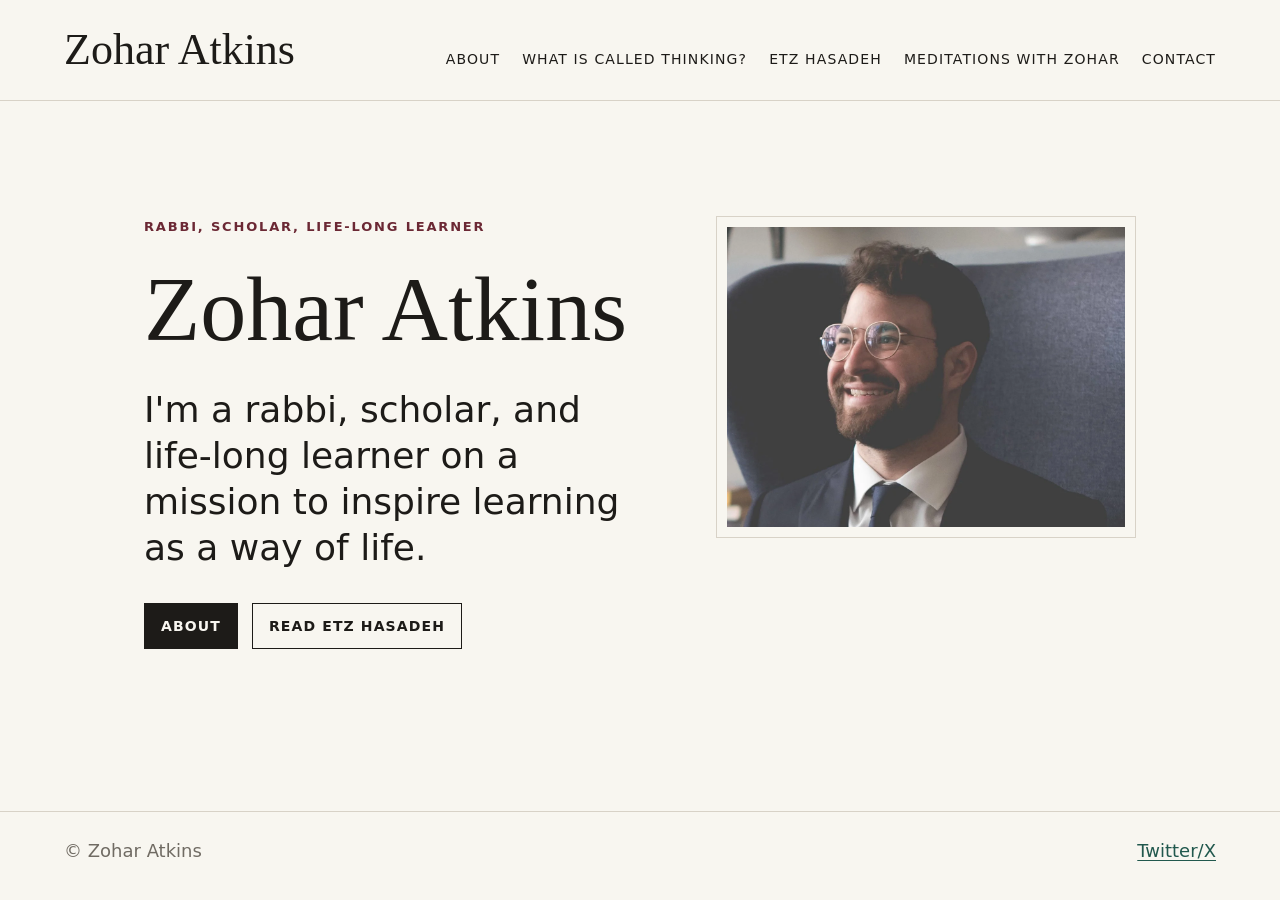
<file: index.html>
<!doctype html>
<html lang="en">
<head>
  <meta charset="utf-8">
  <meta name="viewport" content="width=device-width, initial-scale=1">
  <title>Zohar Atkins</title>
  <meta name="description" content="Zohar Atkins is a rabbi, scholar, and life-long learner.">
  <link rel="stylesheet" href="/styles.css">
</head>
<body>
  <header class="site-header">
    <nav class="nav" aria-label="Main navigation">
      <a class="brand" href="/">Zohar Atkins</a>
      <div class="links">
        <a href="/about/">About</a>
        <a href="/whatiscalledthinking/">What is Called Thinking?</a>
        <a href="/etz-hasadeh/">Etz Hasadeh</a>
        <a href="/meditations-with-zohar/">Meditations with Zohar</a>
        <a href="/contact/">Contact</a>
      </div>
    </nav>
  </header>
  <main>
    <section class="hero">
      <div class="hero-copy">
        <p class="eyebrow">Rabbi, scholar, life-long learner</p>
        <h1>Zohar Atkins</h1>
        <p class="lede">I'm a rabbi, scholar, and life-long learner on a mission to inspire learning as a way of life.</p>
        <div class="actions">
          <a class="button primary" href="/about/">About</a>
          <a class="button" href="/etz-hasadeh/">Read Etz Hasadeh</a>
        </div>
      </div>
      <div class="portrait">
        <img src="/assets/zohar-home.webp" alt="Zohar Atkins">
      </div>
    </section>
  </main>
  <footer class="site-footer">
    <p>© Zohar Atkins</p>
    <a href="https://twitter.com/ZoharAtkins">Twitter/X</a>
  </footer>
</body>
</html>
</file>
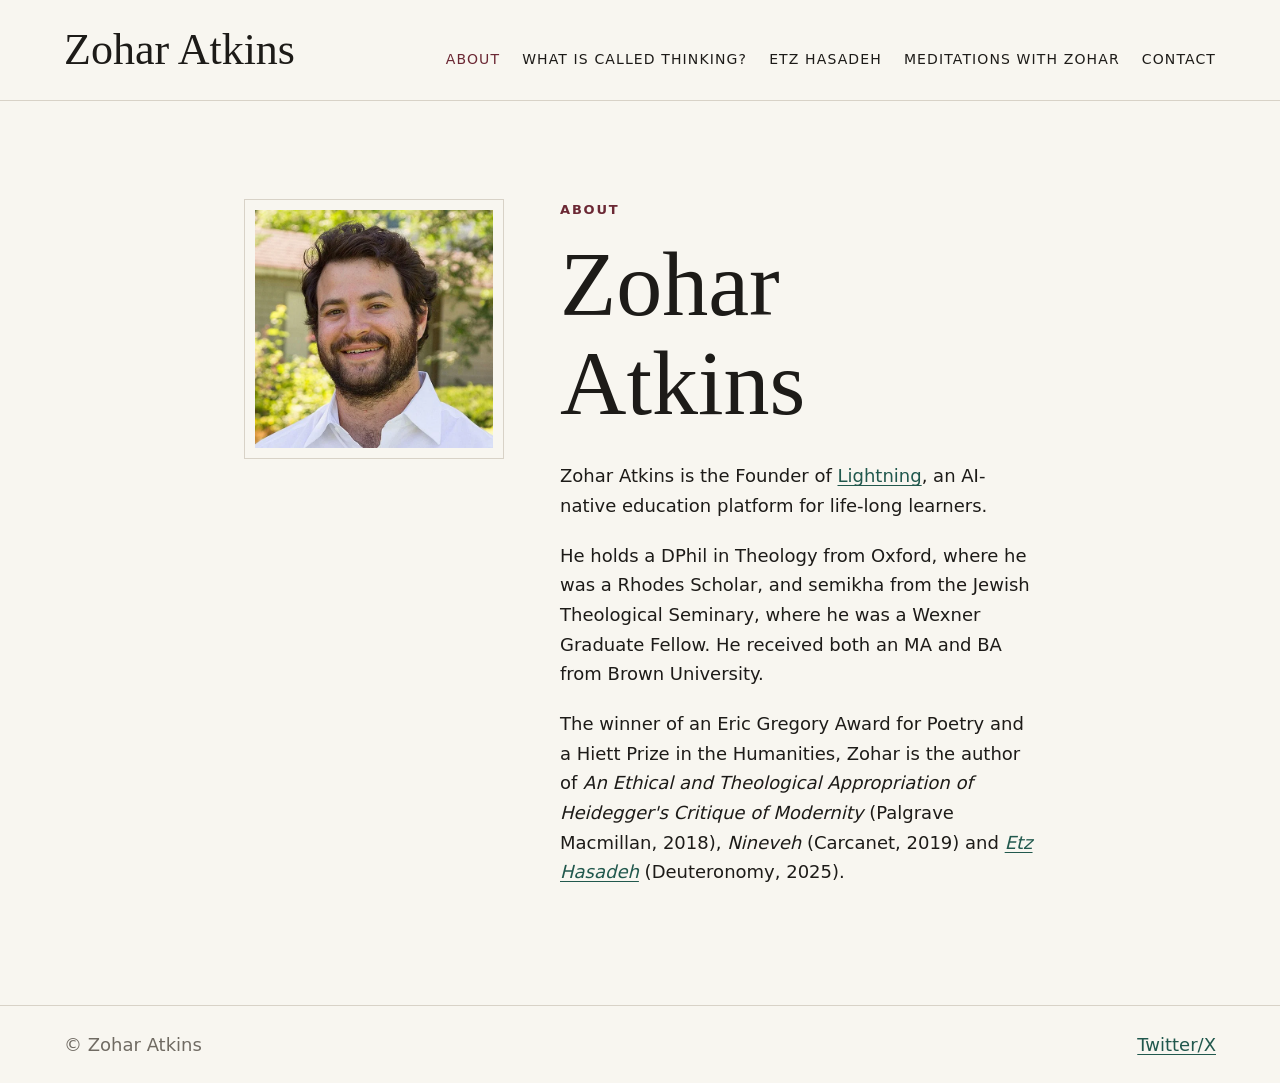
<file: about/index.html>
<!doctype html>
<html lang="en">
<head>
  <meta charset="utf-8">
  <meta name="viewport" content="width=device-width, initial-scale=1">
  <title>About - Zohar Atkins</title>
  <meta name="description" content="About Zohar Atkins.">
  <link rel="stylesheet" href="/styles.css">
</head>
<body>
  <header class="site-header">
    <nav class="nav" aria-label="Main navigation">
      <a class="brand" href="/">Zohar Atkins</a>
      <div class="links">
        <a aria-current="page" href="/about/">About</a>
        <a href="/whatiscalledthinking/">What is Called Thinking?</a>
        <a href="/etz-hasadeh/">Etz Hasadeh</a>
        <a href="/meditations-with-zohar/">Meditations with Zohar</a>
        <a href="/contact/">Contact</a>
      </div>
    </nav>
  </header>
  <main class="page">
    <div class="split">
      <div class="portrait">
        <img src="/assets/zohar-about.webp" alt="Zohar Atkins">
      </div>
      <article>
        <p class="eyebrow">About</p>
        <h1>Zohar Atkins</h1>
        <p>Zohar Atkins is the Founder of <a href="https://www.alexandria.wiki/home">Lightning</a>, an AI-native education platform for life-long learners.</p>
        <p>He holds a DPhil in Theology from Oxford, where he was a Rhodes Scholar, and semikha from the Jewish Theological Seminary, where he was a Wexner Graduate Fellow. He received both an MA and BA from Brown University.</p>
        <p>The winner of an Eric Gregory Award for Poetry and a Hiett Prize in the Humanities, Zohar is the author of <em>An Ethical and Theological Appropriation of Heidegger's Critique of Modernity</em> (Palgrave Macmillan, 2018), <em>Nineveh</em> (Carcanet, 2019) and <a href="https://deuteronomy.com/product/etz-hasadeh-volume-one/"><em>Etz Hasadeh</em></a> (Deuteronomy, 2025).</p>
      </article>
    </div>
  </main>
  <footer class="site-footer">
    <p>© Zohar Atkins</p>
    <a href="https://twitter.com/ZoharAtkins">Twitter/X</a>
  </footer>
</body>
</html>
</file>
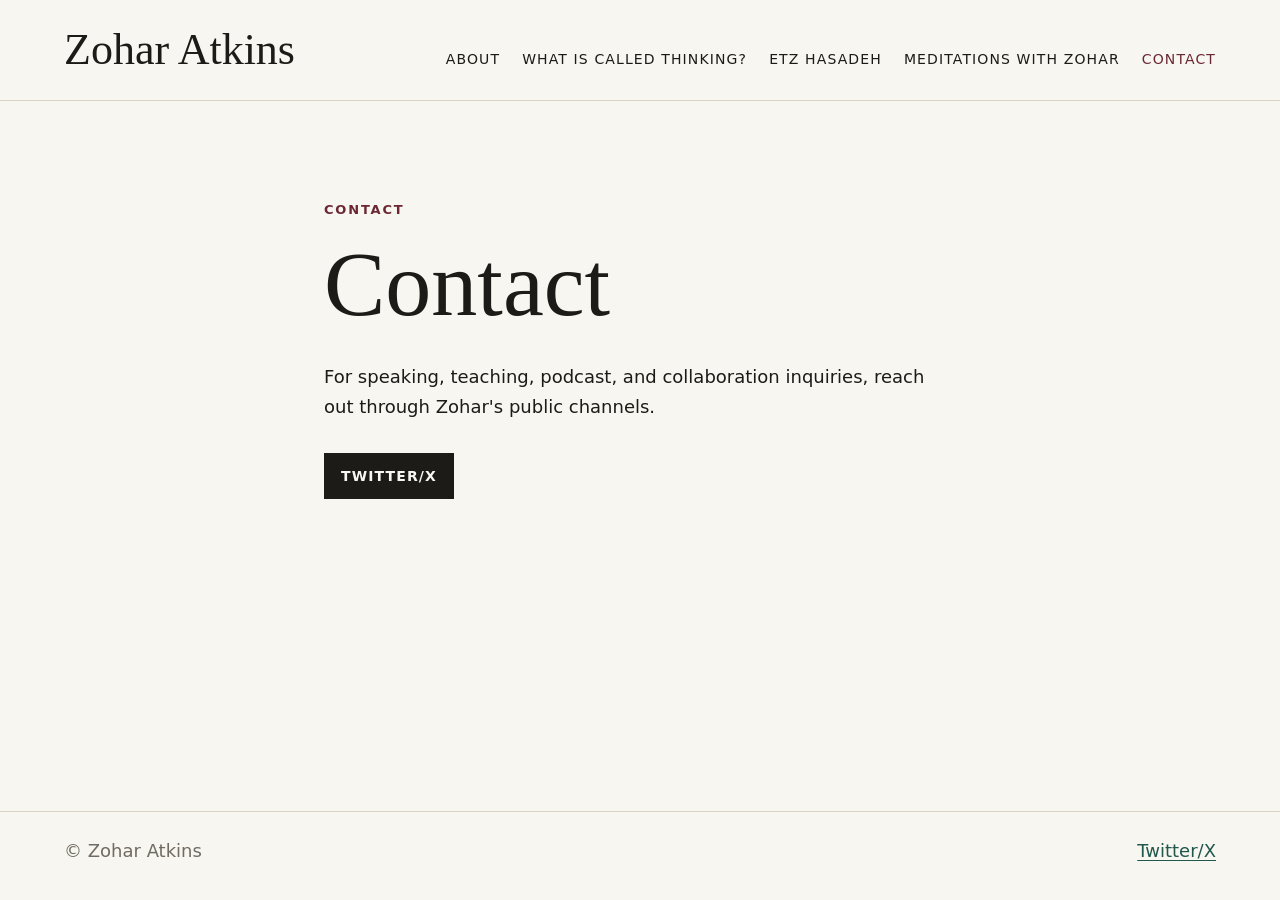
<file: contact/index.html>
<!doctype html>
<html lang="en">
<head>
  <meta charset="utf-8">
  <meta name="viewport" content="width=device-width, initial-scale=1">
  <title>Contact - Zohar Atkins</title>
  <meta name="description" content="Contact Zohar Atkins.">
  <link rel="stylesheet" href="/styles.css">
</head>
<body>
  <header class="site-header">
    <nav class="nav" aria-label="Main navigation">
      <a class="brand" href="/">Zohar Atkins</a>
      <div class="links">
        <a href="/about/">About</a>
        <a href="/whatiscalledthinking/">What is Called Thinking?</a>
        <a href="/etz-hasadeh/">Etz Hasadeh</a>
        <a href="/meditations-with-zohar/">Meditations with Zohar</a>
        <a aria-current="page" href="/contact/">Contact</a>
      </div>
    </nav>
  </header>
  <main class="page narrow">
    <p class="eyebrow">Contact</p>
    <h1>Contact</h1>
    <p>For speaking, teaching, podcast, and collaboration inquiries, reach out through Zohar's public channels.</p>
    <div class="actions">
      <a class="button primary" href="https://twitter.com/ZoharAtkins">Twitter/X</a>
    </div>
  </main>
  <footer class="site-footer">
    <p>© Zohar Atkins</p>
    <a href="https://twitter.com/ZoharAtkins">Twitter/X</a>
  </footer>
</body>
</html>
</file>
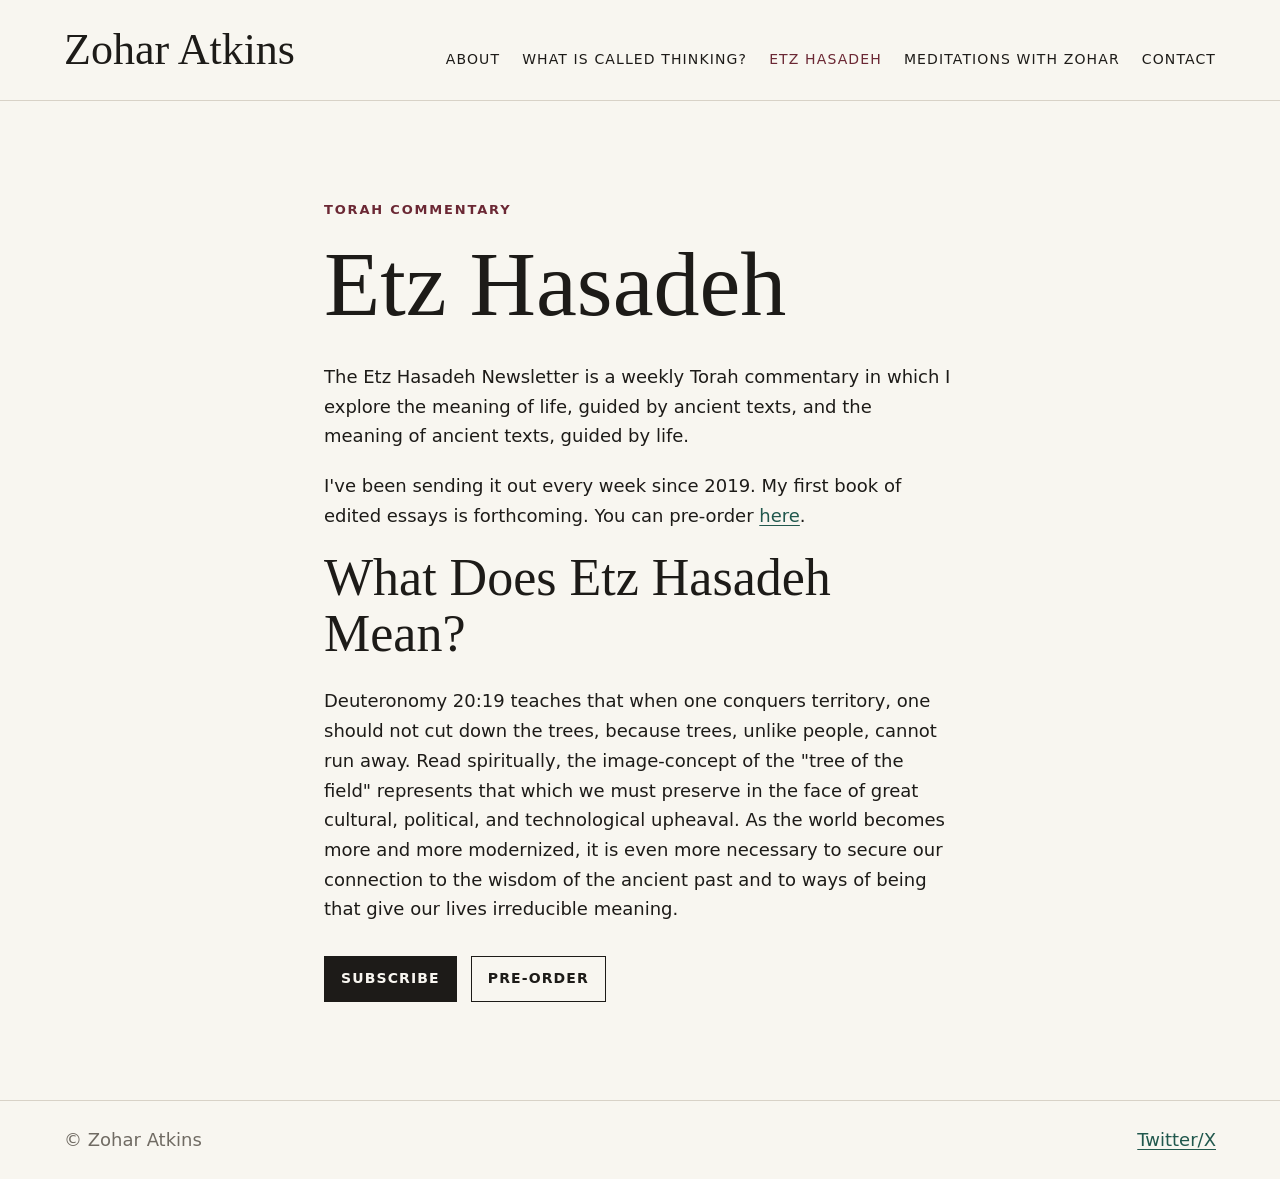
<file: etz-hasadeh/index.html>
<!doctype html>
<html lang="en">
<head>
  <meta charset="utf-8">
  <meta name="viewport" content="width=device-width, initial-scale=1">
  <title>Etz Hasadeh - Zohar Atkins</title>
  <meta name="description" content="Etz Hasadeh is a weekly Torah commentary by Zohar Atkins.">
  <link rel="stylesheet" href="/styles.css">
</head>
<body>
  <header class="site-header">
    <nav class="nav" aria-label="Main navigation">
      <a class="brand" href="/">Zohar Atkins</a>
      <div class="links">
        <a href="/about/">About</a>
        <a href="/whatiscalledthinking/">What is Called Thinking?</a>
        <a aria-current="page" href="/etz-hasadeh/">Etz Hasadeh</a>
        <a href="/meditations-with-zohar/">Meditations with Zohar</a>
        <a href="/contact/">Contact</a>
      </div>
    </nav>
  </header>
  <main class="page narrow">
    <p class="eyebrow">Torah commentary</p>
    <h1>Etz Hasadeh</h1>
    <p>The Etz Hasadeh Newsletter is a weekly Torah commentary in which I explore the meaning of life, guided by ancient texts, and the meaning of ancient texts, guided by life.</p>
    <p>I've been sending it out every week since 2019. My first book of edited essays is forthcoming. You can pre-order <a href="https://deuteronomy.com/product/etz-hasadeh-volume-one/">here</a>.</p>
    <h2>What Does Etz Hasadeh Mean?</h2>
    <p>Deuteronomy 20:19 teaches that when one conquers territory, one should not cut down the trees, because trees, unlike people, cannot run away. Read spiritually, the image-concept of the "tree of the field" represents that which we must preserve in the face of great cultural, political, and technological upheaval. As the world becomes more and more modernized, it is even more necessary to secure our connection to the wisdom of the ancient past and to ways of being that give our lives irreducible meaning.</p>
    <div class="actions">
      <a class="button primary" href="https://etzhasadeh.substack.com/subscribe?next=https%3A%2F%2Fetzhasadeh.substack.com%2Fabout&simple=true&utm_source=menu">Subscribe</a>
      <a class="button" href="https://deuteronomy.com/product/etz-hasadeh-volume-one/">Pre-order</a>
    </div>
  </main>
  <footer class="site-footer">
    <p>© Zohar Atkins</p>
    <a href="https://twitter.com/ZoharAtkins">Twitter/X</a>
  </footer>
</body>
</html>
</file>
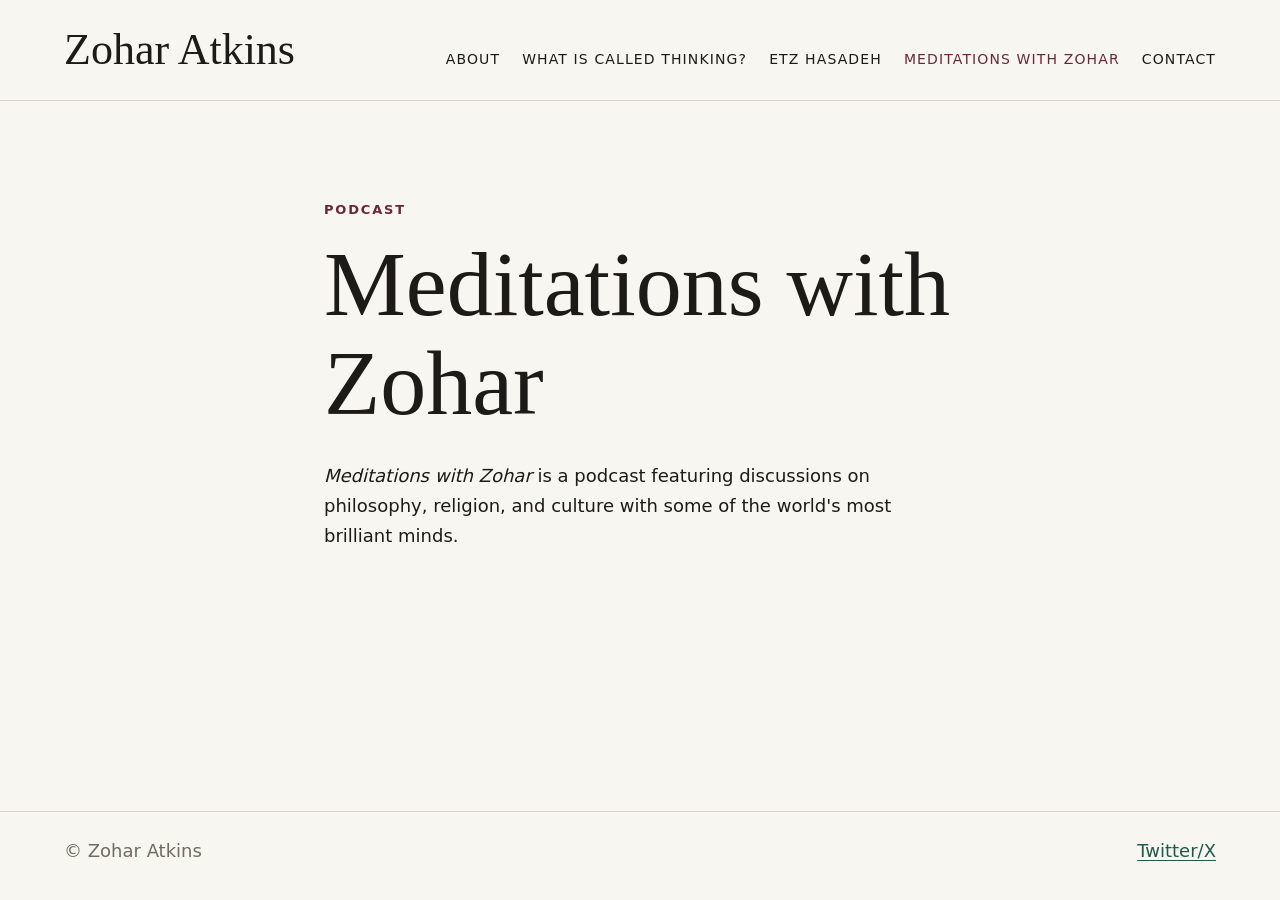
<file: meditations-with-zohar/index.html>
<!doctype html>
<html lang="en">
<head>
  <meta charset="utf-8">
  <meta name="viewport" content="width=device-width, initial-scale=1">
  <title>Meditations with Zohar - Zohar Atkins</title>
  <meta name="description" content="Meditations with Zohar is a podcast on philosophy, religion, and culture.">
  <link rel="stylesheet" href="/styles.css">
</head>
<body>
  <header class="site-header">
    <nav class="nav" aria-label="Main navigation">
      <a class="brand" href="/">Zohar Atkins</a>
      <div class="links">
        <a href="/about/">About</a>
        <a href="/whatiscalledthinking/">What is Called Thinking?</a>
        <a href="/etz-hasadeh/">Etz Hasadeh</a>
        <a aria-current="page" href="/meditations-with-zohar/">Meditations with Zohar</a>
        <a href="/contact/">Contact</a>
      </div>
    </nav>
  </header>
  <main class="page narrow">
    <p class="eyebrow">Podcast</p>
    <h1>Meditations with Zohar</h1>
    <p><em>Meditations with Zohar</em> is a podcast featuring discussions on philosophy, religion, and culture with some of the world's most brilliant minds.</p>
  </main>
  <footer class="site-footer">
    <p>© Zohar Atkins</p>
    <a href="https://twitter.com/ZoharAtkins">Twitter/X</a>
  </footer>
</body>
</html>
</file>
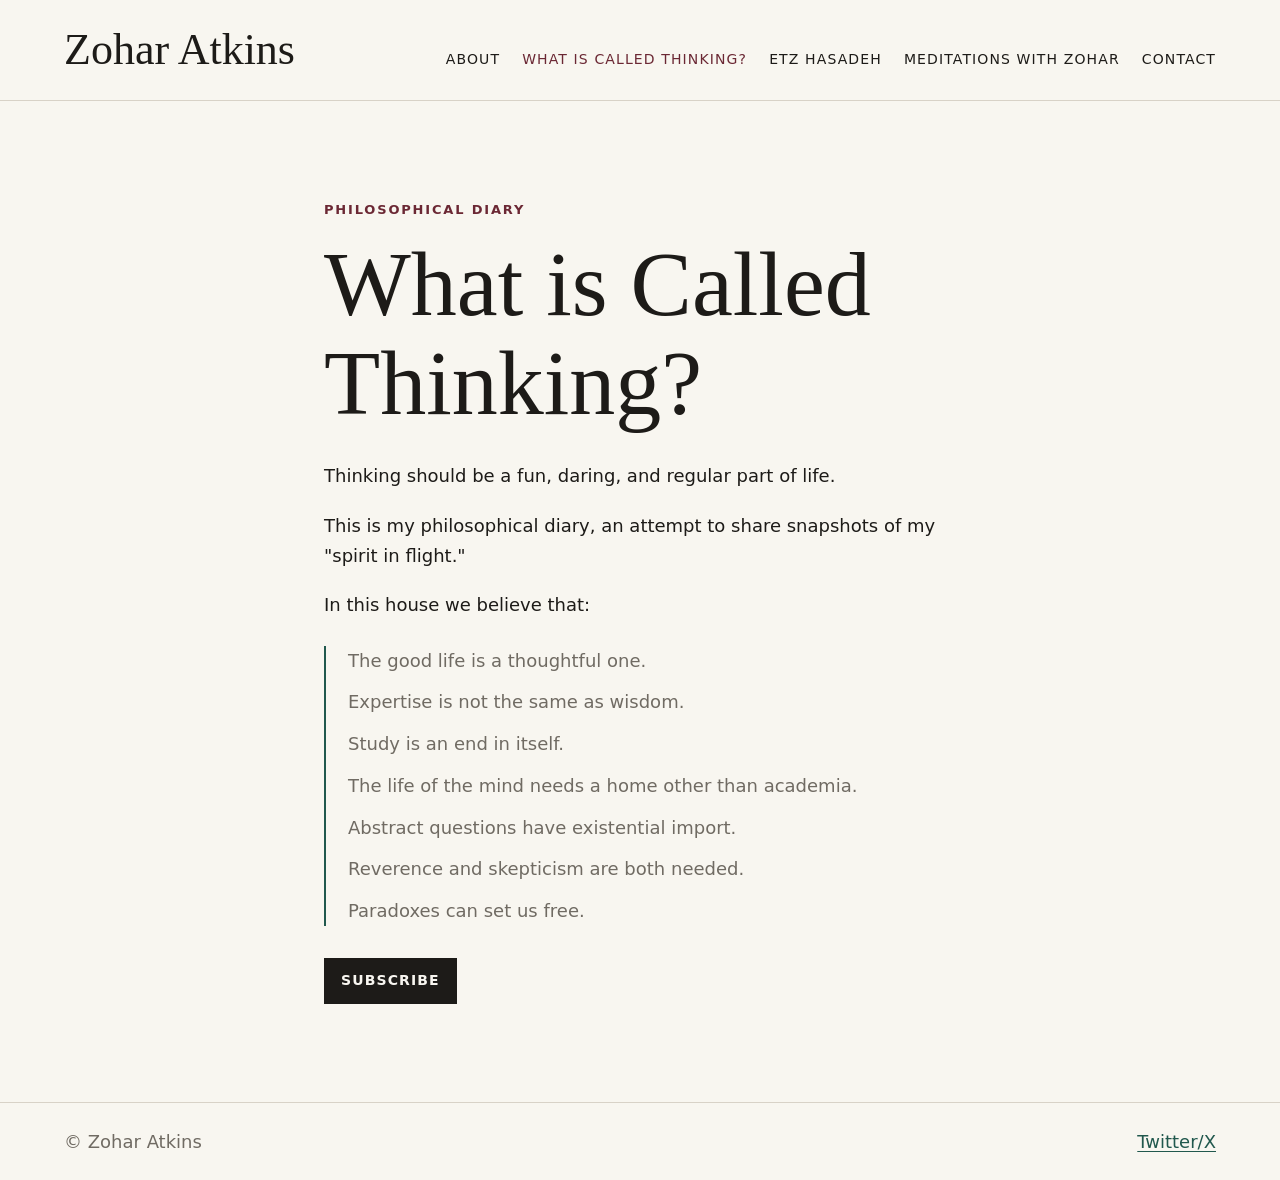
<file: whatiscalledthinking/index.html>
<!doctype html>
<html lang="en">
<head>
  <meta charset="utf-8">
  <meta name="viewport" content="width=device-width, initial-scale=1">
  <title>What is Called Thinking? - Zohar Atkins</title>
  <meta name="description" content="What is Called Thinking? is Zohar Atkins's philosophical diary.">
  <link rel="stylesheet" href="/styles.css">
</head>
<body>
  <header class="site-header">
    <nav class="nav" aria-label="Main navigation">
      <a class="brand" href="/">Zohar Atkins</a>
      <div class="links">
        <a href="/about/">About</a>
        <a aria-current="page" href="/whatiscalledthinking/">What is Called Thinking?</a>
        <a href="/etz-hasadeh/">Etz Hasadeh</a>
        <a href="/meditations-with-zohar/">Meditations with Zohar</a>
        <a href="/contact/">Contact</a>
      </div>
    </nav>
  </header>
  <main class="page narrow">
    <p class="eyebrow">Philosophical diary</p>
    <h1>What is Called Thinking?</h1>
    <p>Thinking should be a fun, daring, and regular part of life.</p>
    <p>This is my philosophical diary, an attempt to share snapshots of my "spirit in flight."</p>
    <p>In this house we believe that:</p>
    <ul class="quote-list">
      <li>The good life is a thoughtful one.</li>
      <li>Expertise is not the same as wisdom.</li>
      <li>Study is an end in itself.</li>
      <li>The life of the mind needs a home other than academia.</li>
      <li>Abstract questions have existential import.</li>
      <li>Reverence and skepticism are both needed.</li>
      <li>Paradoxes can set us free.</li>
    </ul>
    <div class="actions">
      <a class="button primary" href="https://whatiscalledthinking.substack.com/subscribe?next=https%3A%2F%2Fwhatiscalledthinking.substack.com%2F&simple=true&utm_source=menu">Subscribe</a>
    </div>
  </main>
  <footer class="site-footer">
    <p>© Zohar Atkins</p>
    <a href="https://twitter.com/ZoharAtkins">Twitter/X</a>
  </footer>
</body>
</html>
</file>
<file: styles.css>
:root {
  --paper: #f8f6f0;
  --ink: #1d1b18;
  --muted: #706b63;
  --line: #d8d2c7;
  --accent: #21584d;
  --accent-2: #6b2834;
}

* {
  box-sizing: border-box;
}

body {
  margin: 0;
  background: var(--paper);
  color: var(--ink);
  font-family: "Source Sans Pro", system-ui, -apple-system, BlinkMacSystemFont, "Segoe UI", sans-serif;
  font-size: 18px;
  line-height: 1.65;
}

a {
  color: var(--accent);
  text-decoration-thickness: 1px;
  text-underline-offset: 0.16em;
}

img {
  display: block;
  max-width: 100%;
}

.site-header {
  border-bottom: 1px solid var(--line);
  padding: 28px clamp(20px, 5vw, 72px);
}

.nav {
  align-items: baseline;
  display: flex;
  gap: 28px;
  justify-content: space-between;
}

.brand {
  color: var(--ink);
  font-family: Georgia, "Times New Roman", serif;
  font-size: clamp(28px, 4vw, 44px);
  line-height: 1;
  text-decoration: none;
}

.links {
  display: flex;
  flex-wrap: wrap;
  gap: 10px 22px;
  justify-content: flex-end;
}

.links a {
  color: var(--ink);
  font-size: 14px;
  letter-spacing: 0.08em;
  text-decoration: none;
  text-transform: uppercase;
}

.links a:hover,
.links a[aria-current="page"] {
  color: var(--accent-2);
}

main {
  min-height: calc(100vh - 190px);
}

.hero {
  display: grid;
  gap: clamp(30px, 6vw, 72px);
  grid-template-columns: minmax(0, 1fr) minmax(280px, 420px);
  margin: 0 auto;
  max-width: 1120px;
  padding: clamp(56px, 9vw, 118px) clamp(20px, 5vw, 72px);
}

.hero-copy {
  align-self: center;
}

.eyebrow {
  color: var(--accent-2);
  font-size: 13px;
  font-weight: 700;
  letter-spacing: 0.14em;
  margin: 0 0 22px;
  text-transform: uppercase;
}

h1,
h2 {
  font-family: Georgia, "Times New Roman", serif;
  font-weight: 400;
  line-height: 1.08;
}

h1 {
  font-size: clamp(48px, 9vw, 92px);
  margin: 0 0 28px;
}

h2 {
  font-size: clamp(30px, 4.2vw, 52px);
  margin: 0 0 24px;
}

.lede {
  font-size: clamp(23px, 3vw, 36px);
  line-height: 1.28;
  margin: 0;
  max-width: 760px;
}

.portrait {
  align-self: start;
  border: 1px solid var(--line);
  padding: 10px;
}

.page {
  margin: 0 auto;
  max-width: 920px;
  padding: clamp(48px, 8vw, 98px) clamp(20px, 5vw, 72px);
}

.page.narrow {
  max-width: 760px;
}

.page p {
  margin: 0 0 1.1em;
}

.actions {
  display: flex;
  flex-wrap: wrap;
  gap: 14px;
  margin-top: 32px;
}

.button {
  align-items: center;
  border: 1px solid var(--ink);
  color: var(--ink);
  display: inline-flex;
  font-size: 14px;
  font-weight: 700;
  justify-content: center;
  letter-spacing: 0.08em;
  min-height: 46px;
  padding: 10px 16px;
  text-decoration: none;
  text-transform: uppercase;
}

.button.primary {
  background: var(--ink);
  color: var(--paper);
}

.split {
  align-items: start;
  display: grid;
  gap: clamp(28px, 5vw, 56px);
  grid-template-columns: 260px minmax(0, 1fr);
}

.quote-list {
  border-left: 2px solid var(--accent);
  color: var(--muted);
  list-style: none;
  margin: 26px 0 0;
  padding: 0 0 0 22px;
}

.quote-list li {
  margin: 0 0 12px;
}

.site-footer {
  border-top: 1px solid var(--line);
  color: var(--muted);
  display: flex;
  flex-wrap: wrap;
  gap: 14px 24px;
  justify-content: space-between;
  padding: 24px clamp(20px, 5vw, 72px);
}

.site-footer p {
  margin: 0;
}

@media (max-width: 760px) {
  body {
    font-size: 17px;
  }

  .nav,
  .hero,
  .split {
    display: block;
  }

  .links {
    justify-content: flex-start;
    margin-top: 20px;
  }

  .portrait {
    margin-top: 34px;
  }
}
</file>
